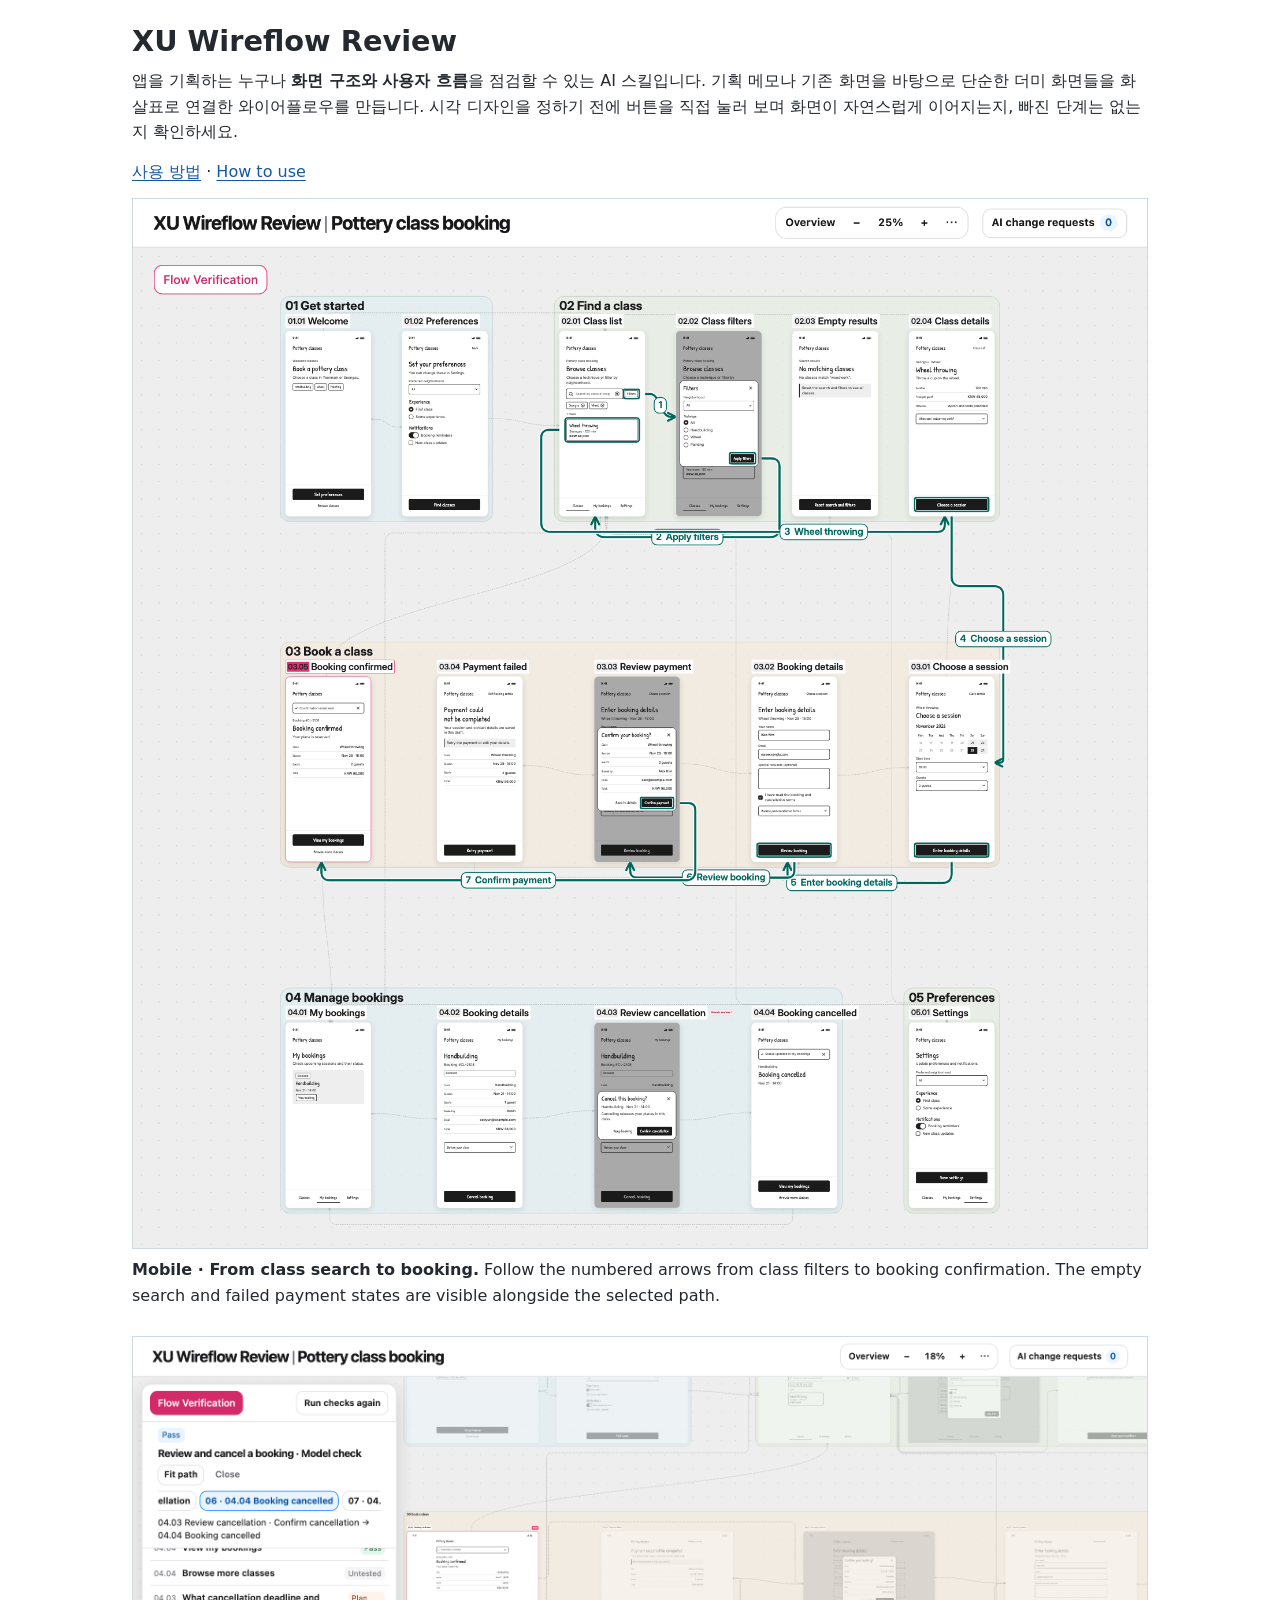
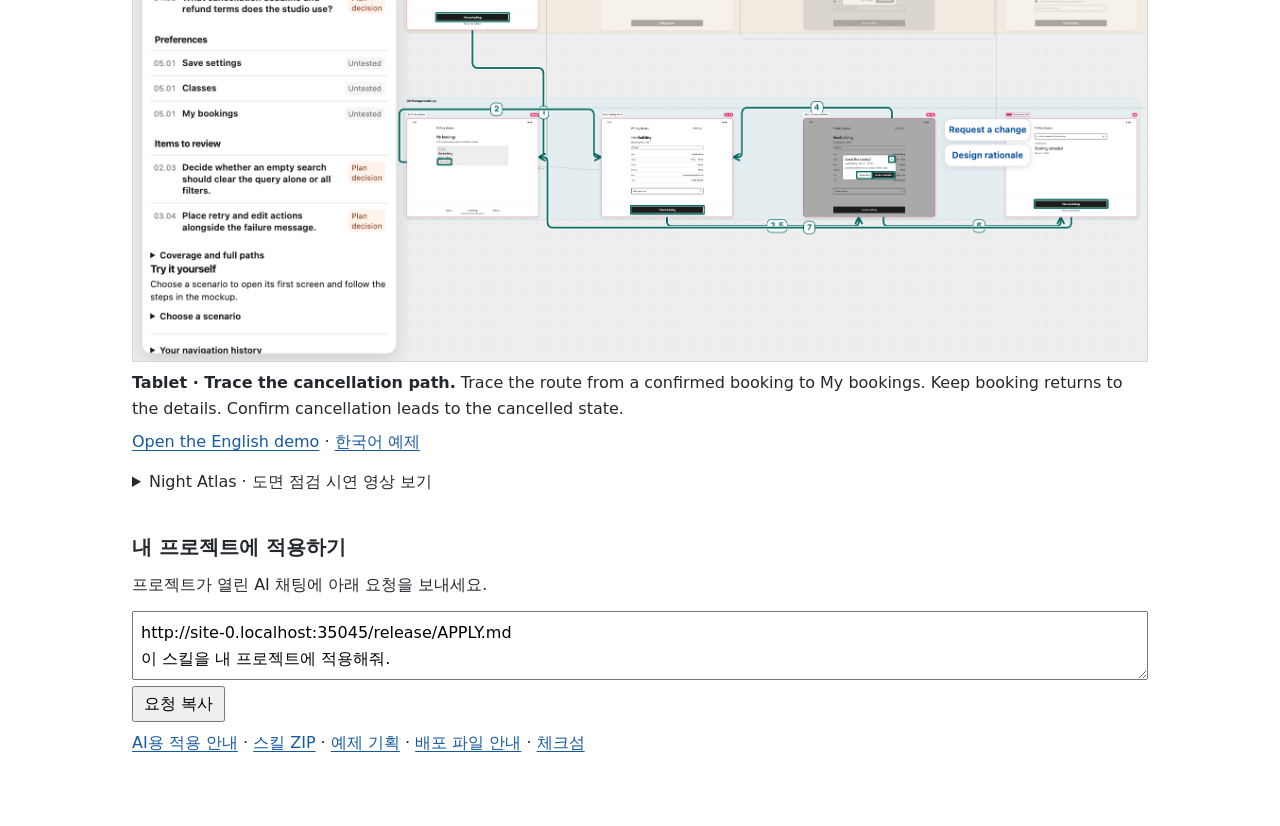
<file: release/index.html>
<!doctype html>
<html lang="ko">
<head>
  <meta charset="utf-8">
  <meta name="viewport" content="width=device-width, initial-scale=1">
  <meta property="og:image" content="media/booking-mobile-en.png">
  <title>XU Wireflow Review</title>
  <style>
    * { box-sizing: border-box; }
    body { margin: 0; color: #24292f; background: white; font: 16px/1.6 system-ui, sans-serif; }
    main { max-width: 1080px; margin: auto; padding: 24px clamp(16px, 3vw, 32px) 56px; }
    h1, h2 { line-height: 1.25; }
    h1 { margin: 0; font-size: 1.8rem; }
    h2 { margin: 32px 0 12px; font-size: 1.25rem; }
    p { margin: 8px 0 14px; }
    figure { margin: 0; }
    img, video { display: block; width: 100%; height: auto; }
    img { border: 1px solid #d1d9e0; }
    figure + figure { margin-top: 28px; }
    figcaption { margin-top: 8px; }
    a { color: #1559a1; text-underline-offset: 3px; }
    summary, button { cursor: pointer; }
    summary { margin: 8px 0; }
    textarea { display: block; width: 100%; padding: 8px; font: inherit; }
    button { margin-top: 6px; padding: 3px 10px; font: inherit; }
  </style>
</head>
<body>
<main>
  <h1>XU Wireflow Review</h1>
  <p>앱을 기획하는 누구나 <strong>화면 구조와 사용자 흐름</strong>을 점검할 수 있는 AI 스킬입니다. 기획 메모나 기존 화면을 바탕으로 단순한 더미 화면들을 화살표로 연결한 와이어플로우를 만듭니다. 시각 디자인을 정하기 전에 버튼을 직접 눌러 보며 화면이 자연스럽게 이어지는지, 빠진 단계는 없는지 확인하세요.</p>
  <p><a href="HOW_TO_USE.md#한국어">사용 방법</a> · <a href="HOW_TO_USE.md#english" lang="en">How to use</a></p>
  <figure lang="en">
    <a href="media/booking-mobile-en.png"><img src="media/booking-mobile-en.png" width="1755" height="1815" alt="All 16 mobile screens in five functional groups, with seven numbered arrows tracing class filters, session selection and booking"></a>
    <figcaption><strong>Mobile · From class search to booking.</strong> Follow the numbered arrows from class filters to booking confirmation. The empty search and failed payment states are visible alongside the selected path.</figcaption>
  </figure>
  <figure lang="en">
    <a href="media/booking-tablet-en.png"><img src="media/booking-tablet-en.png" width="2145" height="1320" loading="lazy" alt="Flow Verification beside connected tablet screens for a confirmed booking, booking list, details, cancellation dialog and cancelled booking"></a>
    <figcaption><strong>Tablet · Trace the cancellation path.</strong> Trace the route from a confirmed booking to My bookings. Keep booking returns to the details. Confirm cancellation leads to the cancelled state.</figcaption>
  </figure>
  <p><a href="example/pottery-booking.en.html" lang="en">Open the English demo</a> · <a href="example/pottery-booking.ko.html">한국어 예제</a></p>
  <details>
    <summary>Night Atlas · 도면 점검 시연 영상 보기</summary>
    <video controls playsinline preload="none" aria-label="Night Atlas에서 메모를 보내고 검증하는 과정">
      <source src="media/night-atlas.mp4" type="video/mp4">
      <track kind="captions" src="media/night-atlas.ko.vtt" srclang="ko" label="한국어">
    </video>
    <a href="media/night-atlas.ko.vtt">한국어 자막 파일</a>
  </details>
  <h2>내 프로젝트에 적용하기</h2>
  <p id="share-help">프로젝트가 열린 AI 채팅에 전체 배포 키트를 첨부하고 아래 요청을 보내세요.</p>
  <textarea id="prompt" rows="2" readonly aria-label="AI에 보낼 요청">첨부한 배포 키트의 APPLY.md를 읽고 이 스킬을 내 프로젝트에 적용해줘.</textarea>
  <button id="copy" type="button">요청 복사</button>
  <output id="feedback" aria-live="polite"></output>
  <p><a href="APPLY.md">AI용 적용 안내</a> · <a href="wireflow-review-v0.7.1.zip" download>스킬 ZIP</a> · <a href="example/pottery-booking.md">예제 기획</a> · <a href="README.md">배포 파일 안내</a> · <a href="SHA256SUMS">체크섬</a></p>
</main>
<script>
  const promptBox = document.querySelector('#prompt');
  const feedback = document.querySelector('#feedback');
  if (['http:', 'https:'].includes(location.protocol)) {
    document.querySelector('#share-help').textContent = '프로젝트가 열린 AI 채팅에 아래 요청을 보내세요.';
    promptBox.value = new URL('APPLY.md', location.href).href + '\n이 스킬을 내 프로젝트에 적용해줘.';
  }
  document.querySelector('#copy').addEventListener('click', async () => {
    try {
      await navigator.clipboard.writeText(promptBox.value);
      feedback.textContent = '요청을 복사했습니다.';
    } catch {
      promptBox.focus();
      promptBox.select();
      feedback.textContent = '선택된 요청을 복사하세요.';
    }
  });
</script>
</body>
</html>
</file>
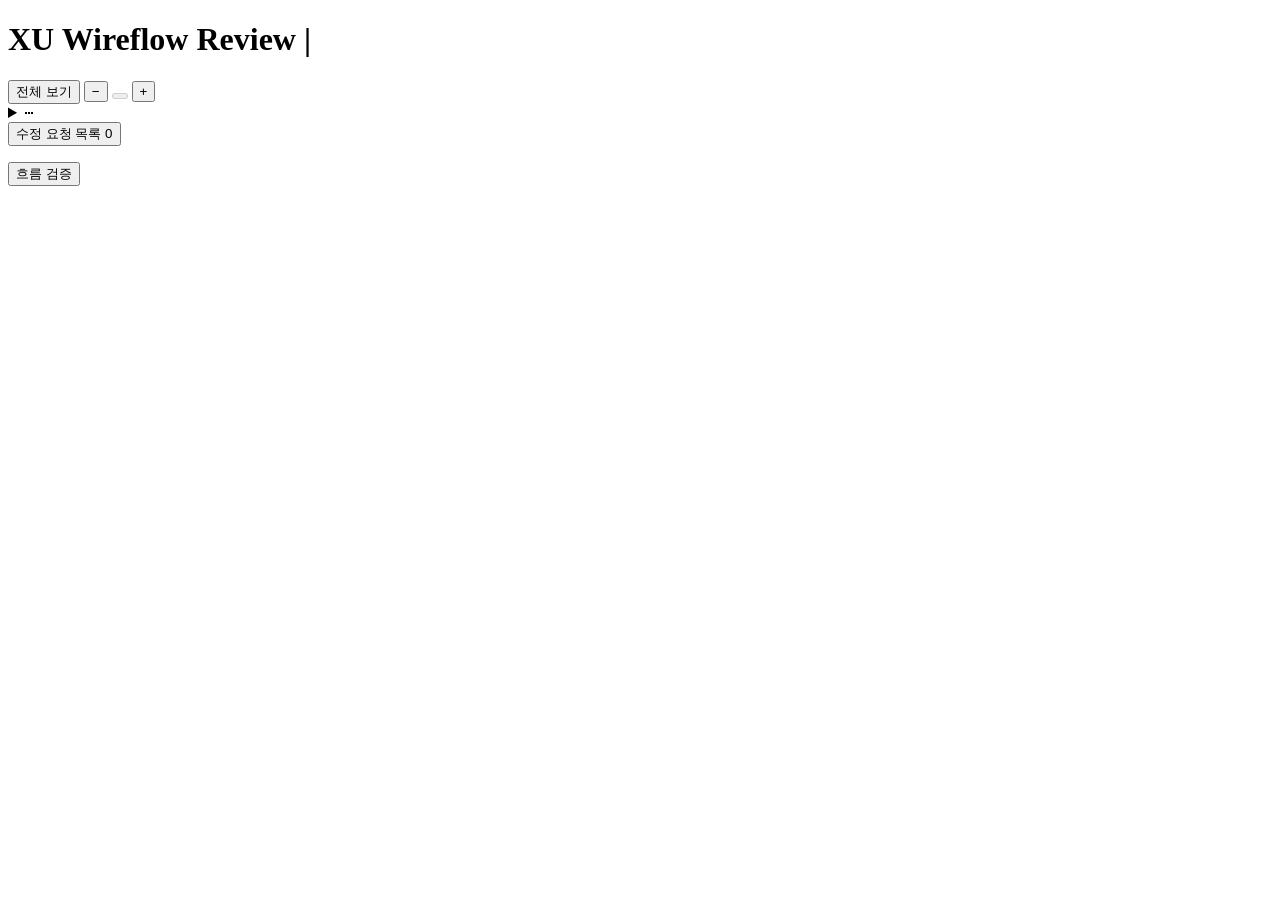
<file: .agents/skills/wireflow-review/assets/viewer.html>
<!doctype html>
<html lang="ko" data-build="ready">
<head>
  <meta charset="utf-8">
  <meta name="wireflow-revision" content="<!-- wireflow:revision -->">
  <meta name="viewport" content="width=device-width, initial-scale=1">
  <title>XU Wireflow Review</title>
  <style>/* wireflow:styles */</style>
</head>
<body>
  <div class="workspace">
    <header class="toolbar">
      <div class="identity">
        <h1>XU Wireflow Review <span class="divider">|</span> <span id="sample-name"></span></h1>
      </div>
      <div class="canvas-tools" aria-label="캔버스 조작" data-en-aria-label="Canvas controls">
        <button id="overview" type="button" class="tool" data-en="Overview">전체 보기</button>
        <button type="button" id="zoom-out" aria-label="축소" data-en-aria-label="Zoom out">−</button>
        <button type="button" id="zoom-readout" aria-label="현재 확대 비율" data-en-aria-label="Current zoom" disabled></button>
        <button type="button" id="zoom-in" aria-label="확대" data-en-aria-label="Zoom in">+</button>
        <details id="canvas-more" class="canvas-more">
          <summary aria-label="캔버스 도구 더 보기" data-en-aria-label="More canvas tools" title="캔버스 도구 더 보기" data-en-title="More canvas tools">⋯</summary>
          <div class="canvas-more-panel">
            <div class="tools">
              <label class="sr-only" for="screen-picker" data-en="Choose a screen">화면 선택</label>
              <span class="toolbar-picker"><select id="screen-picker"></select></span>
              <label class="sr-only" for="device-picker" data-en="Device size">기기 해상도</label>
              <span class="toolbar-picker"><select id="device-picker"></select></span>
              <button id="test-mode" type="button" class="tool" aria-pressed="false" hidden data-en="Test mode">테스트 모드</button>
            </div>
            <div class="font-setting">
              <label for="font-picker" data-en="Preview font">미리보기 글꼴</label>
              <select id="font-picker" class="tool">
                <option value="handwriting" data-en="Handwriting">필기체</option>
                <option value="system" data-en="System font">시스템 글꼴</option>
                <option value="sans">Inter / Noto Sans KR</option>
              </select>
            </div>
            <select id="route-picker" class="tool" aria-label="표시할 경로" data-en-aria-label="Show a path"></select>
            <button type="button" id="center" class="center" data-en="Fit selected screen">선택 화면에 맞춤</button>
            <button id="experimental-layout" type="button"><span data-en="Edit layout">배치 편집</span> <span data-en="Experimental">실험 기능</span></button>
          </div>
        </details>
      </div>
      <div class="requests-anchor">
        <button id="requests-open" type="button" class="tool requests-trigger" aria-haspopup="dialog" aria-controls="request-list">
          <span data-en="AI change requests">수정 요청 목록</span> <span id="request-count" aria-hidden="true">0</span>
        </button>
        <aside id="requests-help" class="requests-help" aria-label="수정 요청 목록 안내" data-en-aria-label="Change requests guide" hidden>
          <p role="status" data-en="Open this list to copy applied changes as a prompt for your app development chat.">여기에서 와이어플로우에 반영된 변경을 개발 채팅에 보낼 프롬프트로 복사할 수 있어요.</p>
          <button id="requests-help-close" type="button" class="tool quiet" data-en="Got it">확인</button>
        </aside>
      </div>
      <p id="request-update-status" role="status"></p>
      <div class="layout-toolbar" id="layout-toolbar" hidden>
        <button id="layout-edit" type="button" class="tool" data-en="Finish editing layout">실험 편집 완료</button>
        <button id="number-preview" type="button" class="tool soft" data-en="Renumber screens">번호 다시 매기기</button>
        <button id="reset-layout" type="button" class="tool" data-en="Reset layout">기본 배치로</button>
        <button id="undo-layout" type="button" class="tool" data-en="Undo">되돌리기</button>
      </div>
      <p id="test-mode-status" role="status"></p>
    </header>
    <div class="work-area" id="work-area">
      <aside class="review-sidebar" aria-label="Flow 검증" data-en-aria-label="Flow Verification">
        <div class="review-toolbar">
          <button id="review-open" type="button" class="tool" aria-expanded="false" aria-controls="review" data-en="Flow Verification">흐름 검증</button>
          <button id="run-checks" type="button" class="tool" aria-controls="review-results" hidden data-en="Run checks">검증 실행</button>
        </div>
        <section id="review" aria-label="검증 항목과 결과" data-en-aria-label="Requirements and results" hidden>
          <div id="review-results">
            <p id="requirements-summary" role="status"></p>
            <div id="review-proposals" class="finding-actions" hidden></div>
            <div id="findings"></div>
            <p id="review-request-status" class="issue-request-status" role="status"></p>
            <details id="review-scope">
              <summary data-en="Coverage and full paths">검증 범위와 전체 경로</summary>
              <div class="review-coverage">
                <p id="findings-title"></p>
                <p id="independent-verification" hidden></p>
                <p id="checks"></p>
                <p id="reachability-coverage" hidden></p>
                <p id="journey-coverage"></p>
                <p id="interaction-coverage"></p>
                <p id="model-coverage"></p>
                <p id="recovery-coverage"></p>
              </div>
              <p class="review-note" data-en="These checks ran on the current mockup. Review unspecified policies and untested state combinations manually.">현재 더미에서 실행한 검사입니다. 기획에 정의되지 않은 정책과 준비하지 않은 상태 조합은 직접 확인해야 해요.</p>
              <p id="review-source" class="review-note"></p>
              <details id="journey-details"><summary data-en="End-to-end checks">전체 경로 검사</summary><ul id="journey-results" class="recovery-results"></ul></details>
              <details id="recovery-details"><summary data-en="Recovery checks">예외와 복귀 검사</summary><ul id="recovery-results" class="recovery-results"></ul></details>
              <details id="scenario-results"><summary data-en="Scenario checks">시나리오 검사</summary><div id="scenarios" class="scenario-list"></div></details>
            </details>
          </div>
          <section id="manual-review" class="review-section">
            <h3 data-en="Try it yourself">직접 눌러보기</h3>
            <p data-en="Choose a scenario to open its first screen and follow the steps in the mockup.">상황을 고르면 시작 화면과 단계 안내가 열려요. 화면 속 조작을 직접 해 보세요.</p>
            <details id="manual-scenarios"><summary data-en="Choose a scenario">체험할 상황 고르기</summary><div id="sample-tasks" class="sample-tasks"></div></details>
          </section>
          <details class="review-section" id="manual-history">
            <summary data-en="Your navigation history">내가 눌러 본 경로</summary>
            <p id="trace-summary" class="trace-summary"></p>
            <ol id="trace-list" class="trace-list" reversed></ol>
          </details>
        </section>
      </aside>
      <div class="canvas-area">
        <section id="scenario-guide" class="verification-flow" aria-label="체험 안내" data-en-aria-label="Scenario guide" hidden>
          <div class="verification-head">
            <div class="verification-title"><span id="scenario-progress"></span><h2 id="scenario-title"></h2></div>
            <div class="verification-controls">
              <button id="scenario-return" class="tool" type="button" hidden data-en="Resume scenario">진행 화면으로</button>
              <button id="scenario-restart" class="tool" type="button" data-en="Start over">처음부터</button>
              <button id="scenario-close" class="tool quiet" type="button" data-en="Close guide">안내 닫기</button>
            </div>
          </div>
          <p id="scenario-instruction" role="status"></p>
        </section>
        <section id="verification-flow" class="verification-flow" aria-label="검증 경로" data-en-aria-label="Verification path" hidden>
          <div class="verification-head">
            <div class="verification-title"><span id="flow-status"></span><h2 id="flow-title"></h2></div>
            <div class="verification-controls">
              <button id="flow-fit" class="tool" type="button" data-en="Fit path">경로 맞춤</button>
              <button id="flow-close" class="tool quiet" type="button" data-en="Close">닫기</button>
            </div>
          </div>
          <ol id="flow-steps" class="flow-steps" aria-label="검증 순서" data-en-aria-label="Verification steps"></ol>
          <p id="flow-step-detail" role="status"></p>
          <dl id="flow-planning" class="finding-result planning-evidence" hidden></dl>
          <dl id="flow-issue" class="finding-result" hidden>
            <dt data-en="Expected in mockup">더미 검사 기준</dt><dd id="flow-expected"></dd><dt data-en="Actual">실제</dt><dd id="flow-actual"></dd>
          </dl>
        </section>
        <main class="canvas paper-canvas" id="canvas" aria-label="화면 캔버스" data-en-aria-label="Screen canvas">
          <div class="plane" id="plane" aria-hidden="true"></div>
          <div class="world" id="groups"></div>
          <canvas id="connections" aria-hidden="true"></canvas>
          <div class="world" id="world"></div>
          <div id="layout-guide-x" class="layout-guide" hidden aria-hidden="true"></div>
          <div id="layout-guide-y" class="layout-guide" hidden aria-hidden="true"></div>
          <p id="layout-status" role="status" hidden></p>
          <div id="screen-tools" class="screen-inspector" role="group" aria-label="선택 화면 도구" data-en-aria-label="Selected screen tools" hidden>
            <button id="request-open" type="button" class="tool" aria-controls="request-editor" aria-expanded="false" data-en="Request a change">수정 요청</button>
            <button id="description-open" type="button" class="tool" aria-controls="screen-description" aria-expanded="false" data-en="Design rationale">기획 근거</button>
          </div>
        </main>
        <aside id="request-editor" class="inspector-panel request-editor" role="region" aria-labelledby="request-title" hidden>
          <header class="dialog-head"><h2 id="request-title"></h2><button id="request-close" type="button" class="tool quiet" aria-label="수정 요청 닫기" data-en-aria-label="Close change request" data-en="Close">닫기</button></header>
          <dl id="request-planning" class="finding-result planning-evidence" hidden></dl>
          <form id="request-form">
            <label for="request-text" data-en="What should change on this screen?">이 화면에서 바꿀 내용</label>
            <textarea id="request-text" rows="3" placeholder="바꾸려는 요소와 원하는 동작을 적어 보세요." data-en-placeholder="Describe the element and how it should behave."></textarea>
            <button id="request-save" type="submit" class="tool primary" disabled data-en="Apply to Wireflow">와이어플로우에 반영</button>
          </form>
          <p id="request-mode-hint"></p>
          <div class="request-feedback">
            <p id="request-status" role="status"></p>
            <button id="saved-request-list" type="button" class="tool quiet" hidden data-en="View AI change requests">AI 수정 요청 보기</button>
          </div>
        </aside>
        <aside id="screen-description" class="inspector-panel" role="region" aria-labelledby="description-title" hidden>
          <header class="dialog-head"><h2 id="description-title"></h2><button id="description-close" type="button" class="tool quiet" aria-label="기획 근거 닫기" data-en-aria-label="Close design rationale" data-en="Close">닫기</button></header>
          <p id="description-source" class="brief-source"></p>
          <p id="description-brief"></p>
          <dl id="description-planning" class="finding-result planning-evidence" hidden></dl>
          <section id="description-conditions">
            <h3 data-en="Conditions and branches">조건과 화면 분기</h3>
            <ul id="ux-conditions" class="description-list"></ul>
          </section>
          <section id="description-decisions" hidden>
            <h3 data-en="Decisions needed">결정 필요</h3>
            <ul id="ux-decisions" class="description-list"></ul>
          </section>
          <details class="screen-links"><summary data-en="Linked screens">더미에 연결된 화면</summary><ul id="description-links" class="description-list"></ul></details>
        </aside>
      </div>
    </div>
    <footer class="footer">
      <div id="route-warning" hidden>
        <output id="route-stop"></output>
        <button id="route-proposals-open" class="tool soft" type="button" aria-haspopup="dialog" aria-controls="route-proposals" data-en="View proposed fixes" hidden>개선안 보기</button>
      </div>
      <output id="screen-decisions" hidden></output>
      <div id="simulation" class="simulation" role="group" aria-label="모의 입력" data-en-aria-label="Simulation controls"></div>
    </footer>
  </div>
  <dialog id="route-proposals" aria-labelledby="route-proposals-title">
    <form method="dialog" class="dialog-head">
      <h2 id="route-proposals-title"></h2>
      <button class="tool quiet" autofocus data-en="Close">닫기</button>
    </form>
    <div id="route-proposal-list"></div>
    <p id="route-proposal-error" role="alert"></p>
  </dialog>
  <dialog id="custom-size" aria-labelledby="custom-size-title">
    <form id="custom-size-form">
      <div class="dialog-head"><h2 id="custom-size-title" data-en="Custom screen size">화면 크기 직접 입력</h2></div>
      <div class="custom-size-fields">
        <label for="custom-width"><span data-en="Width (CSS px)">가로 (CSS px)</span><input id="custom-width" type="number" inputmode="numeric" min="1" step="1" required autofocus></label>
        <label for="custom-height"><span data-en="Height (CSS px)">세로 (CSS px)</span><input id="custom-height" type="number" inputmode="numeric" min="1" step="1" required></label>
      </div>
      <div class="custom-size-actions">
        <button id="custom-size-cancel" class="tool quiet" type="button" data-en="Cancel">취소</button>
        <button class="tool primary" type="submit" data-en="Apply">적용</button>
      </div>
    </form>
  </dialog>
  <dialog id="numbering" aria-labelledby="numbering-title">
    <form method="dialog" class="dialog-head"><h2 id="numbering-title" data-en="Preview renumbering">번호 변경 미리보기</h2><button class="tool quiet" aria-label="번호 변경 미리보기 닫기" data-en-aria-label="Close renumbering preview" data-en="Close">닫기</button></form>
    <p id="numbering-summary"></p>
    <ul id="numbering-changes" class="numbering-changes"></ul>
    <button id="apply-numbering" type="button" class="tool primary" data-en="Apply numbering">번호 적용</button>
  </dialog>
  <dialog id="request-list" aria-labelledby="request-list-title">
    <form method="dialog" class="dialog-head"><h2 id="request-list-title"><span data-en="AI change requests">AI 수정 요청</span></h2><button class="tool quiet" aria-label="AI 수정 요청 닫기" data-en-aria-label="Close AI change requests" data-en="Close">닫기</button></form>
    <p id="requests-empty" data-en="Write a request in your chat or beside a screen to update its Wireflow.">채팅이나 화면 옆 수정 요청에서 와이어플로우에 반영할 내용을 작성하세요.</p>
    <p id="requests-instructions" hidden data-en="Review the changes already applied in Wireflow, then send the selected changes to your app development chat in one request.">와이어플로우에 반영된 내용을 확인하고, 선택한 변경을 앱 개발 채팅에 한 번에 전달하세요.</p>
    <ol id="saved-requests" class="saved-requests"></ol>
    <p id="pending-request-tools" class="pending-request-tools" hidden>
      <button id="copy-requests" type="button" class="tool quiet" disabled data-en="Copy waiting requests to chat">대기 요청 채팅으로 복사</button>
    </p>
    <p id="development-copy-hint" hidden data-en="Paste the copied prompt into your app development chat and send it there.">복사한 프롬프트를 앱 개발 채팅에 붙여넣고 전송하세요.</p>
    <div class="request-copy-actions">
      <button id="copy-development" type="button" class="tool primary" disabled aria-describedby="development-copy-hint" data-en="Copy development request prompt">개발 요청 프롬프트 복사</button>
      <button id="confirm-development" type="button" class="tool" hidden data-en="Mark sent to development">개발 채팅에 전달했어요</button>
    </div>
    <p id="copy-status" role="status"></p>
    <textarea id="copy-text" rows="5" hidden readonly aria-label="복사할 요청" data-en-aria-label="Requests to copy"></textarea>
  </dialog>
  <script id="flow-data" type="application/json"><!-- wireflow:data --></script>
  <script id="build-data" type="application/json"><!-- wireflow:build --></script>
  <script>/* wireflow:locale */</script>
  <script>
    const language = WireflowLocale.resolve(JSON.parse(document.getElementById('flow-data').textContent),navigator.language);
    const ui = WireflowLocale.translator(language);
    document.documentElement.lang = language;
    if (language === 'en') WireflowLocale.applyEnglish(document);
  </script>
  <script><!-- wireflow:engine --></script>
  <script>/* wireflow:connections */</script>
  <script>/* wireflow:layout */</script>
  <script>/* wireflow:audit */</script>
  <script>/* wireflow:reachability-audit */</script>
  <script>/* wireflow:verification-view */</script>
  <script>/* wireflow:review-panel */</script>
  <script>/* wireflow:screen */</script>
  <script>/* wireflow:workshop */</script>
  <script>/* wireflow:viewer */</script>
</body>
</html>
</file>
